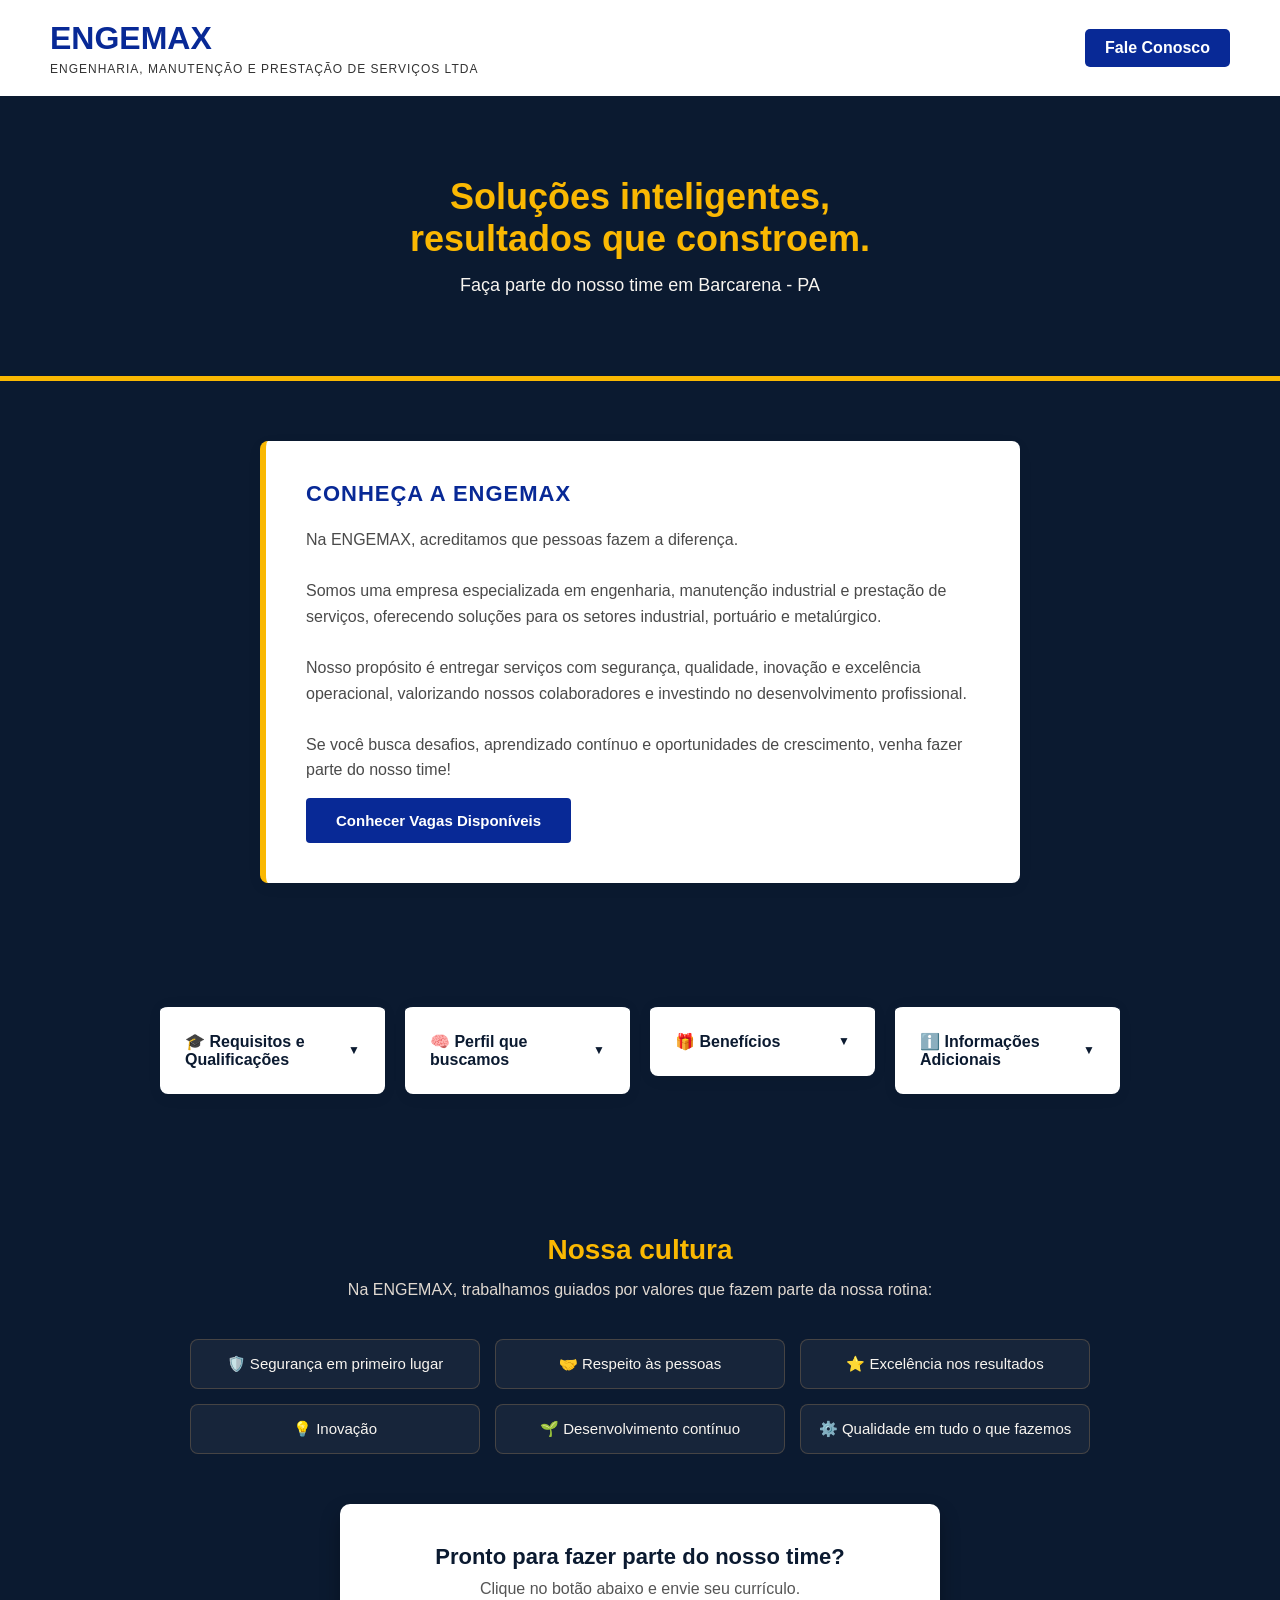
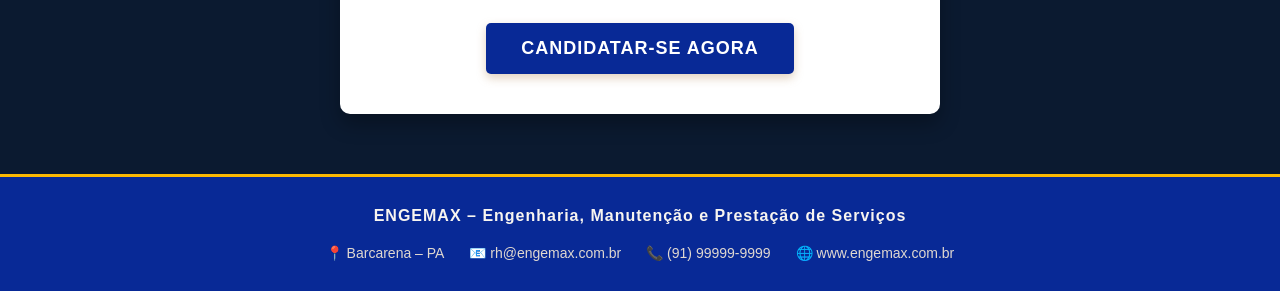
<file: index.html>
<!DOCTYPE html>
<html lang="pt-BR">
<head>
    <meta charset="UTF-8">
    <meta name="viewport" content="width=device-width, initial-scale=1.0">
    <title>Trabalhe Conosco | EngeMax</title>
    
    <link rel="stylesheet" href="style.css">
</head>
<body>

    <header class="cabecalho">
        <div class="logo-container">
            <h1 class="logo-engemax"> ENGEMAX</h1>
            <p class="subtitulo-logo">ENGENHARIA, MANUTENÇÃO E PRESTAÇÃO DE SERVIÇOS LTDA</p>
        </div>
        
        <a href="#vagas" class="btn-topo">Fale Conosco</a>
    </header>

    <section class="banner-principal">
        <div class="conteudo-banner">
            <h2>Soluções inteligentes,<br>resultados que constroem.</h2>
            <p>Faça parte do nosso time em Barcarena - PA</p>
        </div>
    </section>
<section id="oportunidades" class="secao-trabalhe-conosco">
        
        <div class="caixa-apresentacao">
            <h3>CONHEÇA A ENGEMAX</h3>
            <p class="texto-introducao">
                Na ENGEMAX, acreditamos que pessoas fazem a diferença. <br><br>
                Somos uma empresa especializada em engenharia, manutenção industrial e prestação de serviços, oferecendo soluções para os setores industrial, portuário e metalúrgico. <br><br>
                Nosso propósito é entregar serviços com segurança, qualidade, inovação e excelência operacional, valorizando nossos colaboradores e investindo no desenvolvimento profissional. <br><br>
                Se você busca desafios, aprendizado contínuo e oportunidades de crescimento, venha fazer parte do nosso time!
            </p>
            
            <button id="btn-vagas" onclick="alternarVagas()">Conhecer Vagas Disponíveis</button>
        </div>

        <div id="container-vagas" class="vagas-ocultas">
            <h3 class="titulo-vagas-formal">Oportunidades Abertas (Barcarena - PA)</h3>
            <!-- Lista de Cargos em Retângulos Separados -->
            <div class="lista-cards-vagas">
                
                <!-- Vaga 1 -->
                <div class="card-vaga" onclick="alternarDescricao(this)">
                    <div class="linha-titulo-vaga">
                        <div>
                            <span class="simbolo-vaga">🧰</span>
                            <h4>CALDEIREIRO</h4>
                        </div>
                        <span class="seta-vaga">▼</span>
                    </div>
                    <div class="descricao-vaga">
                        <p>* Fabricar estruturas metálicas; <br><br>
                        * Interpretar desenhos técnicos; <br><br>
                        * Realizar corte, dobra e montagem.; <br><br>
                        * Ajustar peças metálicas; <br><br>
                        * Executar reparos industriais; <br><br>
                        * Trabalhar conforme normas de segurança.</p>
                    </div>
                </div>

                <!-- Vaga 2 -->
                <div class="card-vaga" onclick="alternarDescricao(this)">
                    <div class="linha-titulo-vaga">
                        <div>
                            <span class="simbolo-vaga">👷</span>
                            <h4>OPERADOR MANTENEDOR</h4>
                        </div>
                        <span class="seta-vaga">▼</span>
                    </div>
                    <div class="descricao-vaga">
                        <p>* Operar equipamentos industriais; <br><br>
                        * Monitorar indicadores operacionais; <br><br>
                        * Realizar inspeções diárias; <br><br>
                        * Executar pequenas intervenções mecânicas; <br><br>
                        * Registrar ocorrências; <br><br>
                        * Apoiar a equipe de manutenção.</p>
                    </div>
                </div>

                <!-- Vaga 3 -->
                <div class="card-vaga" onclick="alternarDescricao(this)">
                    <div class="linha-titulo-vaga">
                        <div>
                            <span class="simbolo-vaga">🔧</span>
                            <h4>MECÂNICO DE MANUTENÇÃO</h4>
                        </div>
                        <span class="seta-vaga">▼</span>
                    </div>
                    <div class="descricao-vaga">
                        <p>* Executar manutenção preventiva, corretiva e preditiva; <br><br>
                        * Diagnosticar falhas em equipamentos industriais; <br><br>
                        * Realizar desmontagem, montagem e substituição de componentes; <br><br>
                        * Interpretar desenhos técnicos; <br><br>
                        * Elaborar relatórios de manutenção; <br><br>
                        * Cumprir as normas de segurança do trabalho.</p>
                    </div>
                </div>

                <!-- Vaga 4 -->
                <div class="card-vaga" onclick="alternarDescricao(this)">
                    <div class="linha-titulo-vaga">
                        <div>
                            <span class="simbolo-vaga">⚡</span>
                            <h4>ELETRICISTA INDUSTRIAL</h4>
                        </div>
                        <span class="seta-vaga">▼</span>
                    </div>
                    <div class="descricao-vaga">
                        <p>* Executar manutenção preventiva, corretiva e preditiva em sistemas industriais; <br><br>
                        * Diagnosticar falhas em painéis, motores, comandos e circuitos elétricos; <br><br>
                        * Realizar instalação, montagem e substituição de componentes elétricos; <br><br>
                        * Interpretar diagramas elétricos e esquemas de comando; <br><br>
                        * Realizar testes e medições em equipamentos elétricos; <br><br>
                        * Cumprir as normas de Segurança do Trabalho e procedimentos técnicos. </p>
                    </div>
                </div>

                <!-- Vaga 5 -->
                <div class="card-vaga" onclick="alternarDescricao(this)">
                    <div class="linha-titulo-vaga">
                        <div>
                            <span class="simbolo-instrumentação">⏱️</span>
                            <h4>INSTRUMENTISTA</h4>
                        </div>
                        <span class="seta-vaga">▼</span>
                    </div>
                    <div class="descricao-vaga">
                        <p>* Executar manutenção preventiva, corretiva e calibração de instrumentos industriais; <br><br>
                       * Diagnosticar falhas em sensores, transmissores, válvulas e sistemas de automação; <br><br>
                        * Instalar, configurar e substituir instrumentos de medição e controle; <br><br>
                        * Interpretar diagramas de instrumentação e documentação técnica; <br><br>
                        * Realizar testes, calibrações e ajustes em instrumentos de processo; <br><br>
                        * Cumprir as normas de Segurança do Trabalho e procedimentos técnicos. </p>
                    </div>
                </div>
        </div>
    </section>
<section class="detalhes-extras">
        <div class="grid-informacoes">
            
            <div class="caixa-info" onclick="alternarCaixa(this)">
                <div class="cabecalho-caixa">
                    <h4>🎓 Requisitos e Qualificações</h4>
                    <span class="seta-caixa">▼</span>
                </div>
                <div class="corpo-caixa">
                    <div class="conteudo-info">
                        <strong>Escolaridade</strong>
                        <ul>
                            <li>Ensino Médio completo;</li>
                            <li>Curso Técnico em Mecânica, Eletromecânica ou áreas afins.</li>
                        </ul>
                        
                        <strong>Experiência</strong>
                        <ul>
                            <li>Experiência em manutenção industrial;</li>
                            <li>Vivência em ambiente industrial;</li>
                            <li>Conhecimento em equipamentos rotativos e sistemas mecânicos;</li>
                            <li>Manutenção preventiva e corretiva.</li>
                        </ul>
                        
                        <strong>Conhecimentos Técnicos</strong>
                        <ul>
                            <li>Leitura e interpretação de desenhos técnicos;</li>
                            <li>Metrologia e Lubrificação Industrial;</li>
                            <li>Pacote Office básico e Segurança do Trabalho.</li>
                        </ul>
                        
                        <strong>Certificações (Diferencial)</strong>
                        <p>NR-10, NR-12, NR-33, NR-35, Trabalho em Altura e Espaço Confinado.</p>
                    </div>
                </div>
            </div>

            <div class="caixa-info" onclick="alternarCaixa(this)">
                <div class="cabecalho-caixa">
                    <h4>🧠 Perfil que buscamos</h4>
                    <span class="seta-caixa">▼</span>
                </div>
                <div class="corpo-caixa">
                    <div class="conteudo-info lista-check">
                        <p>✔️ Proatividade</p>
                        <p>✔️ Organização</p>
                        <p>✔️ Trabalho em equipe</p>
                        <p>✔️ Comunicação</p>
                        <p>✔️ Responsabilidade</p>
                        <p>✔️ Comprometimento</p>
                        <p>✔️ Ética profissional</p>
                        <p>✔️ Foco em segurança</p>
                        <p>✔️ Vontade de aprender</p>
                    </div>
                </div>
            </div>

            <div class="caixa-info caixa-destaque" onclick="alternarCaixa(this)">
                <div class="cabecalho-caixa">
                    <h4>🎁 Benefícios</h4>
                    <span class="seta-caixa">▼</span>
                </div>
                <div class="corpo-caixa">
                    <div class="conteudo-info grid-beneficios">
                        <p>🍽️ Vale-Alimentação</p>
                        <p>🚌 Vale-Transporte</p>
                        <p>🏥 Plano de Saúde</p>
                        <p>🦷 Plano Odonto</p>
                        <p>❤️ Seguro de Vida</p>
                        <p>📚 Treinamentos</p>
                        <p>📈 Plano de Carreira</p>
                        <p>🏆 Crescimento</p>
                    </div>
                </div>
            </div>

            <div class="caixa-info" onclick="alternarCaixa(this)">
                <div class="cabecalho-caixa">
                    <h4>ℹ️ Informações Adicionais</h4>
                    <span class="seta-caixa">▼</span>
                </div>
                <div class="corpo-caixa">
                    <div class="conteudo-info">
                        <strong>Local de Trabalho</strong>
                        <p>📍 Barcarena – PA</p>
                        <br>
                        <strong>Regime de contratação</strong>
                        <p>CLT</p>
                        <br>
                        <strong>Jornada</strong>
                        <p>44 horas semanais</p>
                        <p>Disponibilidade para atuar em turnos, quando necessário.</p>
                    </div>
                </div>
            </div>

        </div>
    </section>
    <!-- SEÇÃO CULTURA E CHAMADA PARA AÇÃO -->
    <section class="cultura-cta">
        <div class="conteudo-cultura">
            <h3>Nossa cultura</h3>
            <p class="intro-cultura">Na ENGEMAX, trabalhamos guiados por valores que fazem parte da nossa rotina:</p>
            
            <div class="grid-valores">
                <div class="item-valor">🛡️ Segurança em primeiro lugar</div>
                <div class="item-valor">🤝 Respeito às pessoas</div>
                <div class="item-valor">⭐ Excelência nos resultados</div>
                <div class="item-valor">💡 Inovação</div>
                <div class="item-valor">🌱 Desenvolvimento contínuo</div>
                <div class="item-valor">⚙️ Qualidade em tudo o que fazemos</div>
            </div>
        </div>

        <!-- Caixa do Botão de Candidatura -->
        <div class="caixa-cta">
            <h3>Pronto para fazer parte do nosso time?</h3>
            <p>Clique no botão abaixo e envie seu currículo.</p>
            <!-- A tag 'a' funciona como um link, mas vamos estilizá-la como botão no CSS -->
            <a href="candidatura.html" class="btn-candidatar">CANDIDATAR-SE AGORA</a>
        </div>
    </section>

    <!-- RODAPÉ DO SITE (Footer) -->
    <footer class="rodape">
        <div class="conteudo-rodape">
            <h4>ENGEMAX – Engenharia, Manutenção e Prestação de Serviços</h4>
            <div class="info-contato">
                <p>📍 Barcarena – PA</p>
                <p>📧 rh@engemax.com.br</p>
                <p>📞 (91) 99999-9999</p>
                <p>🌐 www.engemax.com.br</p>
            </div>
        </div>
    </footer>
    <script>
        function alternarVagas() {
            var container = document.getElementById("container-vagas");
            var botao = document.getElementById("btn-vagas");
            
            // Se as vagas já estiverem aparecendo, esconde e muda o texto do botão
            if (container.classList.contains("vagas-visiveis")) {
                container.classList.remove("vagas-visiveis");
                botao.textContent = "Conhecer Vagas Disponíveis";
            } else {
                // Se estiverem escondidas, mostra e muda o texto do botão
                container.classList.add("vagas-visiveis");
                botao.textContent = "Ocultar Vagas";
            }
        }
    </script>
    <!-- CÓDIGO JAVASCRIPT -->
    <script>
        // Função 1: Mostra ou esconde todas as vagas (Botão principal)
        function alternarVagas() {
            var container = document.getElementById("container-vagas");
            var botao = document.getElementById("btn-vagas");
            
            if (container.classList.contains("vagas-visiveis")) {
                container.classList.remove("vagas-visiveis");
                botao.textContent = "Conhecer Vagas Disponíveis";
            } else {
                container.classList.add("vagas-visiveis");
                botao.textContent = "Ocultar Vagas";
            }
        }

        // Função 2: Abre ou fecha a descrição de cada vaga individual (Efeito Acordeão)
        function alternarDescricao(elementoCard) {
            // Procura a descrição e a seta que estão SOMENTE dentro do card que foi clicado
            var descricao = elementoCard.querySelector('.descricao-vaga');
            var seta = elementoCard.querySelector('.seta-vaga');
            
            // Verifica se a descrição já está aparecendo
            if (descricao.classList.contains('descricao-visivel')) {
                // Se sim, esconde e volta a seta ao normal
                descricao.classList.remove('descricao-visivel');
                seta.classList.remove('seta-girada');
            } else {
                // Se não, mostra o texto e gira a seta para cima
                descricao.classList.add('descricao-visivel');
                seta.classList.add('seta-girada');
            }
        }
    </script>
<!-- CÓDIGO JAVASCRIPT -->
    <script>
        // Função 1: Mostra ou esconde todas as vagas
        function alternarVagas() {
            var container = document.getElementById("container-vagas");
            var botao = document.getElementById("btn-vagas");
            
            if (container.classList.contains("vagas-visiveis")) {
                container.classList.remove("vagas-visiveis");
                botao.textContent = "Conhecer Vagas Disponíveis";
            } else {
                container.classList.add("vagas-visiveis");
                botao.textContent = "Ocultar Vagas";
            }
        }

        // Função 2: Abre ou fecha a descrição das vagas (Acordeão)
        function alternarDescricao(elementoCard) {
            var descricao = elementoCard.querySelector('.descricao-vaga');
            var seta = elementoCard.querySelector('.seta-vaga');
            
            if (descricao.classList.contains('descricao-visivel')) {
                descricao.classList.remove('descricao-visivel');
                seta.classList.remove('seta-girada');
            } else {
                descricao.classList.add('descricao-visivel');
                seta.classList.add('seta-girada');
            }
        }

        // Função 3: Abre ou fecha o conteúdo das 4 caixas extras
        function alternarCaixa(elementoCaixa) {
            var corpo = elementoCaixa.querySelector('.corpo-caixa');
            var seta = elementoCaixa.querySelector('.seta-caixa');
            
            if (corpo.classList.contains('caixa-aberta')) {
                corpo.classList.remove('caixa-aberta');
                seta.classList.remove('seta-girada');
            } else {
                corpo.classList.add('caixa-aberta');
                seta.classList.add('seta-girada');
            }
        }
    </script>
</body>
</html>
</file>
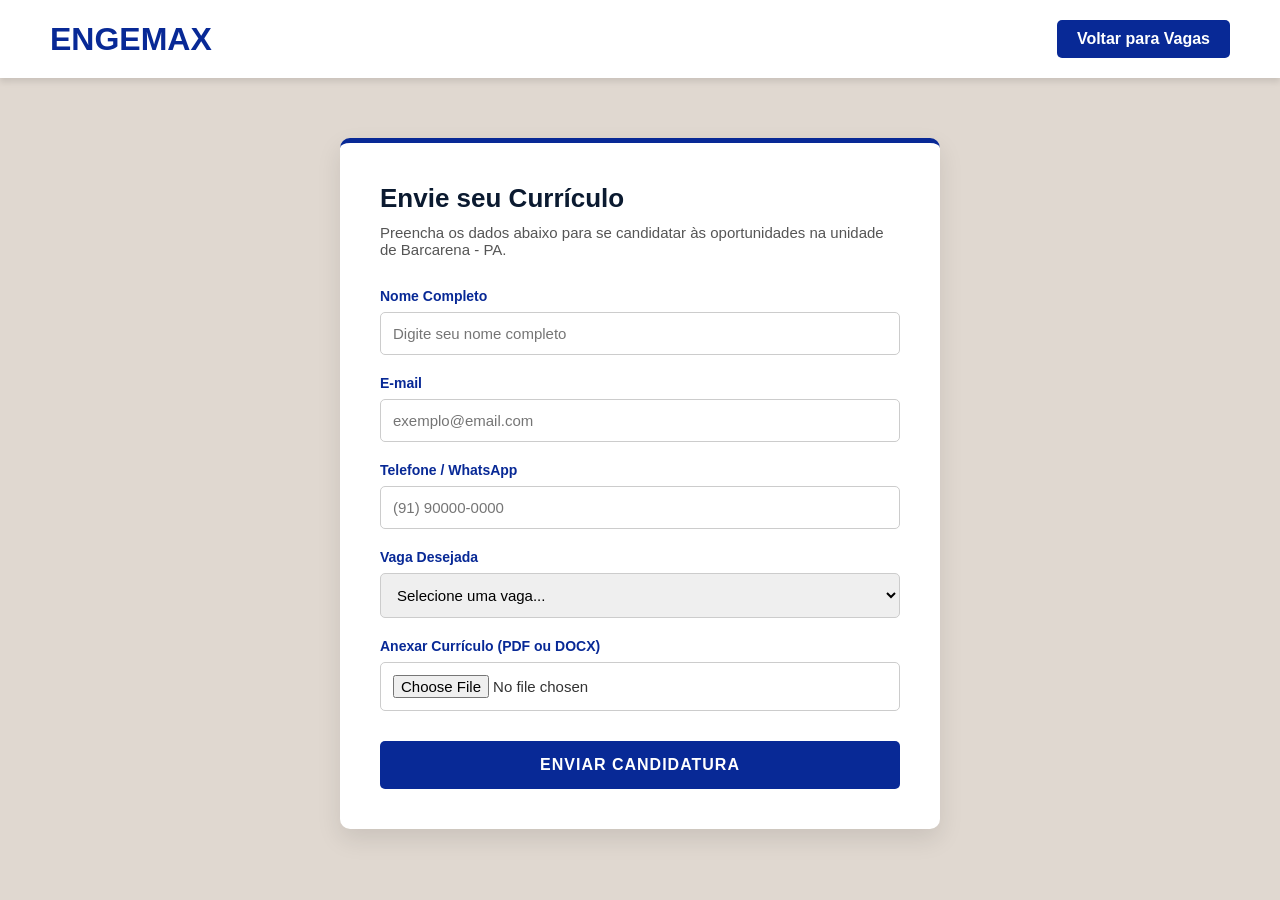
<file: candidatura.html>
<!DOCTYPE html>
<html lang="pt-BR">
<head>
    <meta charset="UTF-8">
    <meta name="viewport" content="width=device-width, initial-scale=1.0">
    <title>Candidatura | EngeMax</title>
    <!-- Usamos o mesmo arquivo CSS para manter as cores e fontes -->
    <link rel="stylesheet" href="style.css">
</head>
<body class="fundo-candidatura">

    <!-- CABEÇALHO SIMPLIFICADO -->
    <header class="cabecalho">
        <div class="logo-container">
            <h1 class="logo-engemax"><span> ENGEMAX</h1>
        </div>
        <!-- Botão para voltar à página principal -->
        <a href="index.html" class="btn-topo">Voltar para Vagas</a>
    </header>
<section class="secao-formulario">
        <div class="caixa-form">
            <h2>Envie seu Currículo</h2>
            <p id="texto-intro">Preencha os dados abaixo para se candidatar às oportunidades na unidade de Barcarena - PA.</p>

            <form id="form-candidatura" onsubmit="enviarCandidatura(event)">
                
                <div class="grupo-input">
                    <label for="nome">Nome Completo</label>
                    <input type="text" id="nome" placeholder="Digite seu nome completo" required>
                </div>

                <div class="grupo-input">
                    <label for="email">E-mail</label>
                    <input type="email" id="email" placeholder="exemplo@email.com" required>
                </div>

                <div class="grupo-input">
                    <label for="telefone">Telefone / WhatsApp</label>
                    <input type="tel" id="telefone" placeholder="(91) 90000-0000" required>
                </div>

                <div class="grupo-input">
                    <label for="vaga">Vaga Desejada</label>
                    <select id="vaga" required>
                        <option value="" disabled selected>Selecione uma vaga...</option>
                        <option value="caldeireiro">Caldeireiro</option>
                        <option value="operador">Operador Mantenedor</option>
                        <option value="mecanico">Mecânico de Manutenção</option>
                        <option value="eletricista">Eletricista Industrial</option>
                        <option value="instrumentista">Instrumentista</option>
                    </select>
                </div>

                <div class="grupo-input">
                    <label for="curriculo">Anexar Currículo (PDF ou DOCX)</label>
                    <input type="file" id="curriculo" accept=".pdf, .doc, .docx" required>
                </div>

                <button type="submit" class="btn-enviar-form">ENVIAR CANDIDATURA</button>
            </form>

            <div id="painel-acompanhamento" class="oculto">
                <h3 class="titulo-sucesso">🎉 Candidatura Enviada!</h3>
                <p>Acompanhe o status do seu processo seletivo:</p>
                
                <div class="linha-do-tempo">
                    <div class="etapa etapa-concluida">
                        <div class="bolinha">✓</div>
                        <div class="info-etapa">
                            <strong>Cadastro</strong>
                            <span>Currículo recebido com sucesso.</span>
                        </div>
                    </div>
                    
                    <div class="etapa">
                        <div class="bolinha">2</div>
                        <div class="info-etapa">
                            <strong>Entrevista com RH</strong>
                            <span>Aguardando agendamento.</span>
                        </div>
                    </div>
                    
                    <div class="etapa">
                        <div class="bolinha">3</div>
                        <div class="info-etapa">
                            <strong>Entrevista Técnica</strong>
                            <span>Avaliação com o gestor da área.</span>
                        </div>
                    </div>
                    
                    <div class="etapa">
                        <div class="bolinha">4</div>
                        <div class="info-etapa">
                            <strong>Avaliação Prática</strong>
                            <span>Teste de conhecimentos.</span>
                        </div>
                    </div>
                    
                    <div class="etapa">
                        <div class="bolinha">5</div>
                        <div class="info-etapa">
                            <strong>Contratação</strong>
                            <span>Bem-vindo à EngeMax!</span>
                        </div>
                    </div>
                </div>
            </div>

        </div>
    </section>
    <script>
        function enviarCandidatura(event) {
            // Evita que a página recarregue
            event.preventDefault(); 
            
            // Pega os elementos que vamos manipular
            var formulario = document.getElementById("form-candidatura");
            var painel = document.getElementById("painel-acompanhamento");
            var textoIntro = document.getElementById("texto-intro");
            
            // Esconde o formulário e o texto de introdução
            formulario.classList.add("oculto");
            textoIntro.classList.add("oculto");
            
            // Mostra o painel de acompanhamento tirando a classe 'oculto'
            painel.classList.remove("oculto");
            
            // Rola a página um pouco para cima para o candidato ver a mensagem
            window.scrollTo({ top: 0, behavior: 'smooth' });
        }
    </script>
</file>
<file: style.css>
/* RESET BÁSICO - Tira as margens padrão do navegador */
* {
    margin: 0;
    padding: 0;
    box-sizing: border-box;
    font-family: 'Segoe UI', Tahoma, Geneva, Verdana, sans-serif;
}

/* Cor de fundo baseada no papel do panfleto */
body {
    background-color: #0b1a30; 
    color: #333;
}

/* ESTILOS DO CABEÇALHO */
.cabecalho {
    background-color: #ffffff;
    padding: 20px 50px;
    display: flex;
    justify-content: space-between;
    align-items: center;
    box-shadow: 0 4px 6px rgba(0,0,0,0.1); /* Dá uma sombrinha legal */
}

/* Estilizando o Logo em texto para parecer com a imagem */
.logo-engemax {
    color: #082996; /* Azul do texto ENGEMAX */
    font-size: 32px;
    font-weight: 900;
}

.logo-engemax span {
    color: #082996; /* Azul do símbolo */
}

.subtitulo-logo {
    color: #333;
    font-size: 12px;
    letter-spacing: 1px;
    margin-top: 5px;
}

/* Estilo do botão no topo */
.btn-topo {
    background-color: #082996;
    color: #ffffff;
    text-decoration: none;
    padding: 10px 20px;
    border-radius: 5px;
    font-weight: bold;
    transition: 0.3s;
}

.btn-topo:hover {
    background-color: #fab802; /* Muda de cor ao passar o mouse */
}

/* ESTILOS DO BANNER PRINCIPAL */
.banner-principal {
    background-color: #0b1a30; /* Fundo azul escuro */
    background-image: linear-gradient(rgba(11, 26, 48, 0.8), rgba(11, 26, 48, 0.8));
    color: #F8F5F0;
    padding: 80px 20px;
    text-align: center;
    border-bottom: 5px solid #fab802;
}

.banner-principal h2 {
    color: #fab802;
    font-size: 36px;
    margin-bottom: 15px;
}

.banner-principal p {
    font-size: 18px;
}
/* NOVO DESIGN FORMAL E INTERATIVO */

.secao-trabalhe-conosco {
    padding: 60px 20px;
    max-width: 800px;
    margin: 0 auto; /* Centraliza a seção inteira na tela */
}

/* Estilo do bloco de introdução da empresa */
.caixa-apresentacao {
    background-color: #ffffff;
    border-left: 6px solid #fab802; /* Linha elegante dourada na lateral esquerda */
    padding: 40px;
    border-radius: 8px;
    box-shadow: 0 4px 15px rgba(0, 0, 0, 0.05); /* Sombra bem sutil */
    margin-bottom: 40px;
}

.caixa-apresentacao h3 {
    color: #082996;
    font-size: 22px;
    margin-bottom: 20px;
    letter-spacing: 1px;
}

.texto-introducao {
    color: #4a4a4a;
    font-size: 16px;
    line-height: 1.6;
}

/* Estilo do botão de revelação */
#btn-vagas {
    background-color: #082996;
    color: #ffffff;
    border: none;
    padding: 14px 30px;
    font-size: 15px;
    font-weight: bold;
    border-radius: 4px;
    cursor: pointer;
    margin-top: 15px;
    transition: 0.3s;
}

#btn-vagas:hover {
    background-color: #fab802; /* Muda para dourado ao passar o mouse */
    transform: translateY(-2px); /* Efeito suave de subida */
}

/* LÓGICA DE EXIBIÇÃO (Esconde/Mostra) */
.vagas-ocultas {
    display: none; /* Começa totalmente invisível */
}

.vagas-visiveis {
    display: block; /* Torna visível quando clicado */
}

.titulo-vagas-formal {
    color: #fab802;
    font-size: 18px;
    margin-bottom: 20px;
    padding-bottom: 8px;
    border-bottom: 2px solid #e0e0e0; /* Linha cinza divisória */
}

/* RETÂNGULOS SEPARADOS (Cards de Vagas) */
.card-vaga {
    background-color: #ffffff;
    border: 1px solid #e0e0e0; /* Borda fina e séria */
    border-radius: 6px;
    padding: 20px;
    margin-bottom: 15px;
    transition: all 0.3s ease;
}

/* Efeito ao passar o mouse por cima do retângulo da vaga */
.card-vaga:hover {
    border-color: #fab802; /* Borda ganha destaque dourado */
    box-shadow: 0 4px 12px rgba(179, 139, 95, 0.12);
}
/* AJUSTES DOS RETÂNGULOS (Cards de Vagas Expansíveis) */
.card-vaga {
    background-color: #ffffff;
    border: 1px solid #e0e0e0;
    border-radius: 6px;
    padding: 20px;
    margin-bottom: 15px;
    transition: all 0.3s ease;
    cursor: pointer; /* Muda o mouse para a "mãozinha" indicando que é clicável */
}

.card-vaga:hover {
    border-color: #b38b5f;
    box-shadow: 0 4px 12px rgba(179, 139, 95, 0.12);
}

.linha-titulo-vaga {
    display: flex;
    justify-content: space-between; /* Coloca o título de um lado e a seta do outro */
    align-items: center;
}

.simbolo-vaga {
    font-size: 18px;
    margin-right: 10px;
    vertical-align: middle;
}

.card-vaga h4 {
    color: #0b1a30;
    font-size: 16px;
    font-weight: 700;
    display: inline-block;
    vertical-align: middle;
}

/* Estilo da Setinha */
.seta-vaga {
    font-size: 12px;
    color: #fab802;
    transition: transform 0.3s ease; /* Faz a seta girar suavemente */
}

/* Faz a seta virar para cima quando a vaga estiver aberta */
.seta-girada {
    transform: rotate(180deg);
}

/* LÓGICA DE MOSTRAR/ESCONDER A DESCRIÇÃO */
.descricao-vaga {
    display: none; /* A descrição começa escondida */
    margin-top: 15px;
    padding-top: 15px;
    border-top: 1px dashed #e0e0e0; /* Cria uma linha pontilhada separando o título do texto */
}

.descricao-visivel {
    display: block; /* Aparece quando o JavaScript adiciona essa classe */
}

.descricao-vaga p {
    color: #555555;
    font-size: 14px;
    line-height: 1.5;
}
/* =========================================
   SEÇÃO DE INFORMAÇÕES EXTRAS (INTERATIVAS)
   ========================================= */

.detalhes-extras {
    padding: 20px 20px 80px 20px;
    max-width: 1000px;
    margin: 0 auto;
}

.grid-informacoes {
    display: grid;
    grid-template-columns: repeat(auto-fit, minmax(220px, 1fr));
    gap: 20px;
    align-items: start; /* Impede que as caixas estiquem de forma estranha quando fechadas */
}

/* Transformamos a caixa em um botão clicável */
.caixa-info {
    background-color: #ffffff;
    border-radius: 8px;
    padding: 25px;
    box-shadow: 0 4px 15px rgba(0, 0, 0, 0.05);
    border-top: 4px solid #0b1a30;
    cursor: pointer; /* Mãozinha de clique */
    transition: all 0.3s ease;
}

.caixa-info:hover {
    box-shadow: 0 6px 20px rgba(0, 0, 0, 0.1);
    transform: translateY(-3px); /* Levanta a caixa de leve ao passar o mouse */
}


/* Novo cabeçalho da caixa (com a seta) */
.cabecalho-caixa {
    display: flex;
    justify-content: space-between;
    align-items: center;
}

.caixa-info h4 {
    color: #0b1a30;
    font-size: 16px;
    margin: 0; /* Tiramos as margens antigas para alinhar com a seta */
}

.seta-caixa {
    font-size: 12px;
    color: #0b1a30;
    transition: transform 0.3s ease;
}

.caixa-destaque .seta-caixa {
    color: #0b1a30; /* Seta dourada na caixa de benefícios */
}

/* LÓGICA DE ESCONDER E MOSTRAR */
.corpo-caixa {
    display: none; /* Começa escondido */
    margin-top: 15px;
    padding-top: 15px;
    border-top: 1px dashed #e0e0e0; /* Linha divisória */
}

.caixa-aberta {
    display: block; /* Aparece com o JavaScript */
}

/* Ajustes visuais do texto interno */
.conteudo-info {
    color: #555555;
    font-size: 14px;
    line-height: 1.5;
}

.conteudo-info strong {
    color: #0b1a30;
    display: block;
    margin-top: 15px;
    margin-bottom: 5px;
}

.conteudo-info ul {
    padding-left: 20px;
    margin-bottom: 10px;
}

.conteudo-info li {
    margin-bottom: 4px;
}

.lista-check p {
    margin-bottom: 8px;
}

.grid-beneficios {
    display: grid;
    grid-template-columns: 1fr 1fr;
    gap: 10px;
}
/* =========================================
   SEÇÃO CULTURA E CTA (Call to Action)
   ========================================= */
.cultura-cta {
    background-color: #0b1a30; /* Fundo azul escuro do topo para criar harmonia */
    color: #F8F5F0;
    padding: 60px 20px;
    text-align: center;
}

.conteudo-cultura {
    max-width: 900px;
    margin: 0 auto 50px auto;
}

.cultura-cta h3 {
    color: #fab802; /* Cor dourada/marrom clara */
    font-size: 28px;
    margin-bottom: 15px;
}

.intro-cultura {
    font-size: 16px;
    margin-bottom: 40px;
    color: #e0d8d0;
}

/* Grid para os Valores ficarem bem distribuídos */
.grid-valores {
    display: grid;
    grid-template-columns: repeat(auto-fit, minmax(250px, 1fr));
    gap: 15px;
}

.item-valor {
    background-color: rgba(255, 255, 255, 0.05); /* Um fundo branco bem transparente */
    padding: 15px;
    border-radius: 8px;
    border: 1px solid rgba(179, 139, 95, 0.3); /* Borda dourada suave */
    font-size: 15px;
    transition: 0.3s;
}

.item-valor:hover {
    background-color: rgba(179, 139, 95, 0.2);
    border-color: #fab802;
    transform: translateY(-3px); /* Efeito de flutuar */
}

/* Caixa branca para dar destaque ao Botão */
.caixa-cta {
    background-color: #ffffff;
    color: #0b1a30;
    max-width: 600px;
    margin: 0 auto;
    padding: 40px 20px;
    border-radius: 10px;
    box-shadow: 0 10px 20px rgba(0,0,0,0.3);
}

.caixa-cta h3 {
    color: #0b1a30;
    font-size: 22px;
    margin-bottom: 10px;
}

.caixa-cta p {
    margin-bottom: 25px;
    color: #555555;
}

/* O Grande Botão de Candidatura */
.btn-candidatar {
    display: inline-block;
    background-color: #082996;
    color: #ffffff;
    text-decoration: none;
    padding: 15px 35px;
    font-size: 18px;
    font-weight: 900;
    border-radius: 5px;
    transition: 0.3s;
    box-shadow: 0 4px 10px rgba(179, 139, 95, 0.4);
    letter-spacing: 1px;
}

.btn-candidatar:hover {
    background-color: #fab802; /* Escurece um pouco ao passar o mouse */
    transform: scale(1.05); /* Dá um zoom de 5% no botão */
}

/* =========================================
   RODAPÉ (Footer)
   ========================================= */
.rodape {
    background-color: #082996; /* Marrom escuro */
    color: #F8F5F0;
    padding: 30px 20px;
    text-align: center;
    border-top: 3px solid #fab802;
}

.rodape h4 {
    font-size: 16px;
    margin-bottom: 20px;
    letter-spacing: 1px;
}

.info-contato {
    display: flex;
    flex-wrap: wrap; /* Permite quebrar linha caso a tela seja pequena (celular) */
    justify-content: center;
    gap: 25px;
    font-size: 14px;
}

.info-contato p {
    color: #e0d8d0;
}
/* =========================================
   PÁGINA DE CANDIDATURA (Formulário)
   ========================================= */

.fundo-candidatura {
    background-color: #e0d8d0; /* Fundo um pouco mais escuro para destacar a caixa branca */
}

.secao-formulario {
    padding: 60px 20px;
    display: flex;
    justify-content: center;
}

.caixa-form {
    background-color: #ffffff;
    width: 100%;
    max-width: 600px;
    padding: 40px;
    border-radius: 10px;
    box-shadow: 0 10px 25px rgba(0,0,0,0.1);
    border-top: 5px solid #082996; /* Faixa azul da empresa */
}

.caixa-form h2 {
    color: #0b1a30;
    margin-bottom: 10px;
    font-size: 26px;
}

.caixa-form p {
    color: #555555;
    margin-bottom: 30px;
    font-size: 15px;
}

/* Estilizando os campos de texto e seleção */
.grupo-input {
    margin-bottom: 20px;
    display: flex;
    flex-direction: column; /* Coloca o título (label) em cima da caixa de texto */
}

.grupo-input label {
    font-weight: bold;
    color: #082996;
    margin-bottom: 8px;
    font-size: 14px;
}

.grupo-input input, 
.grupo-input select {
    padding: 12px;
    border: 1px solid #cccccc;
    border-radius: 5px;
    font-size: 15px;
    outline: none;
    transition: 0.3s;
}

/* Efeito quando o usuário clica dentro da caixa de texto */
.grupo-input input:focus, 
.grupo-input select:focus {
    border-color: #082996;
    box-shadow: 0 0 5px rgba(179, 139, 95, 0.4);
}

/* Botão de enviar */
.btn-enviar-form {
    width: 100%; /* Faz o botão ocupar toda a largura */
    background-color: #082996;
    color: #ffffff;
    border: none;
    padding: 15px;
    font-size: 16px;
    font-weight: 900;
    border-radius: 5px;
    cursor: pointer;
    transition: 0.3s;
    margin-top: 10px;
    letter-spacing: 1px;
}

.btn-enviar-form:hover {
    background-color: #0b1a30; /* Fica azul escuro ao passar o mouse */
    transform: translateY(-2px);
}
/* =========================================
   LINHA DO TEMPO (Rastreio da Candidatura)
   ========================================= */

/* Classe curinga para esconder coisas */
.oculto {
    display: none !important;
}

.titulo-sucesso {
    color: #2e7d32; /* Um verde bonito para dar sensação de sucesso */
    font-size: 24px;
    margin-top: 10px;
    margin-bottom: 5px;
}

.linha-do-tempo {
    display: flex;
    flex-direction: column;
    gap: 30px;
    margin-top: 40px;
    position: relative;
    text-align: left;
}

/* Essa é a linha cinza que liga todas as bolinhas */
.linha-do-tempo::before {
    content: '';
    position: absolute;
    top: 10px;
    bottom: 10px;
    left: 18px; /* Centraliza a linha no meio das bolinhas de 40px */
    width: 4px;
    background-color: #e0e0e0;
    z-index: 1;
}

.etapa {
    display: flex;
    align-items: center;
    gap: 20px;
    position: relative;
    z-index: 2; /* Garante que a bolinha fique por cima da linha */
}

/* Bolinha padrão (cinza) */
.bolinha {
    width: 40px;
    height: 40px;
    background-color: #e0e0e0;
    color: #777777;
    border-radius: 50%;
    display: flex;
    align-items: center;
    justify-content: center;
    font-weight: bold;
    font-size: 16px;
    transition: 0.3s;
}

/* O texto do lado da bolinha */
.info-etapa {
    display: flex;
    flex-direction: column;
}

.info-etapa strong {
    color: #555555;
    font-size: 16px;
}

.info-etapa span {
    color: #888888;
    font-size: 13px;
    margin-top: 3px;
}

/* Estilo para a etapa que já foi concluída */
.etapa-concluida .bolinha {
    background-color: #082996; /* Azul da empresa */
    color: #ffffff;
    box-shadow: 0 0 10px rgba(11, 26, 48, 0.4); /* Brilhozinho */
}

.etapa-concluida .info-etapa strong {
    color: #082996;
}

.etapa-concluida .info-etapa span {
    color: #082996;
    font-weight: 500;
}
</file>
